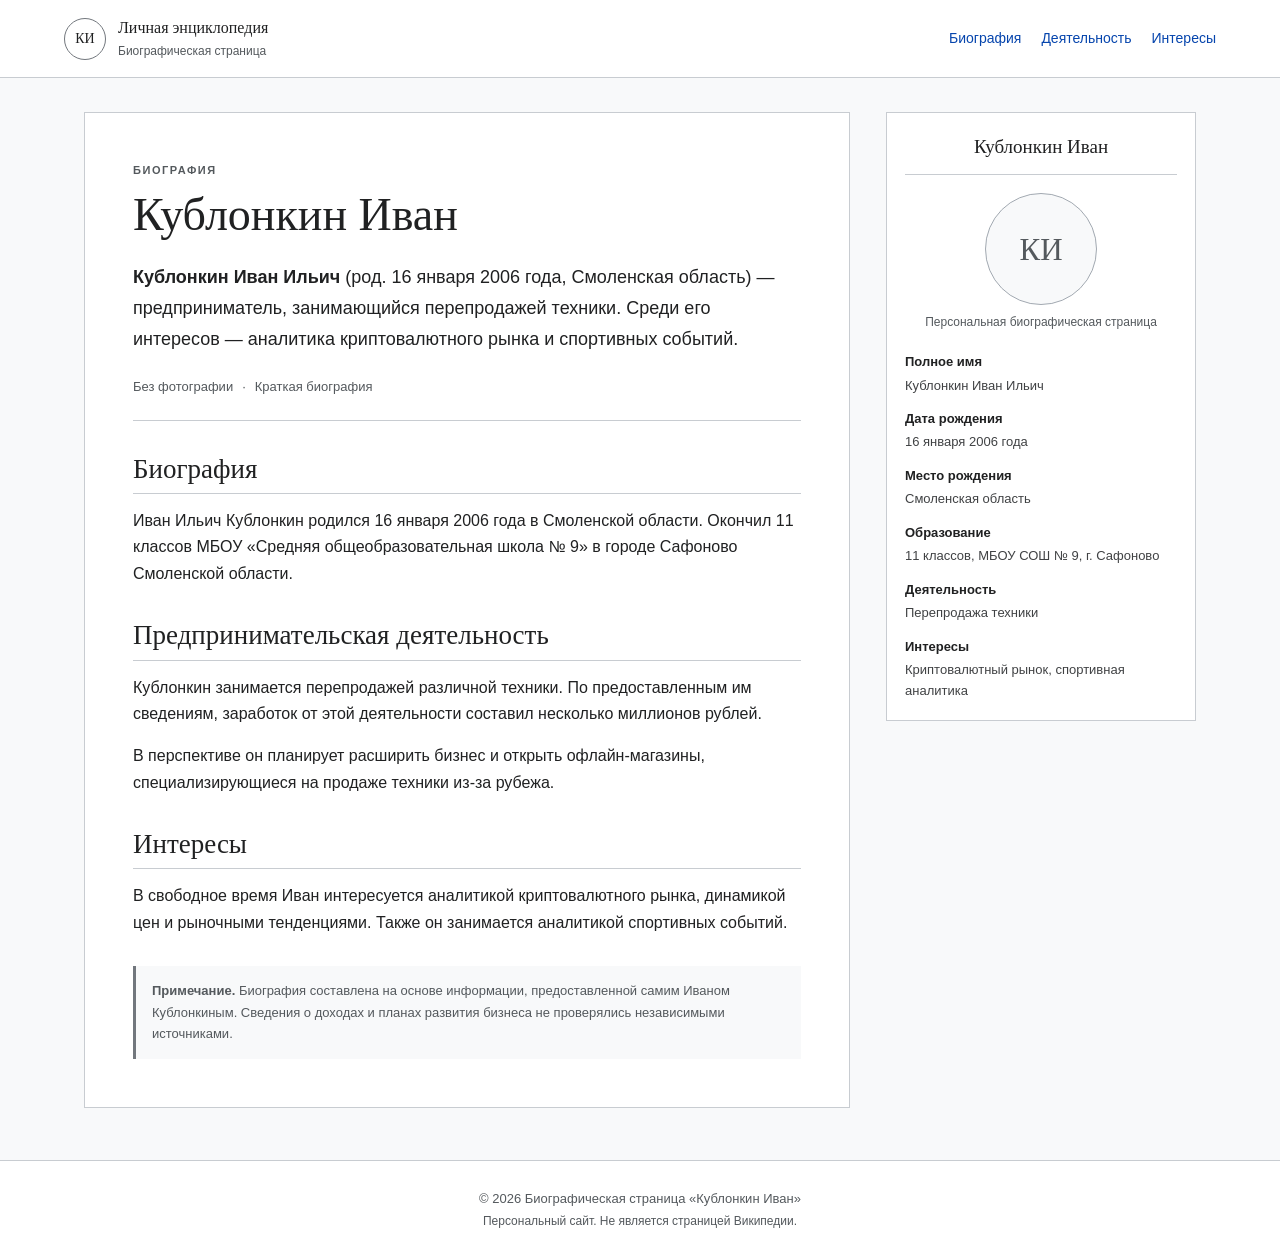
<file: index.html>
<!doctype html>
<html lang="ru">
<head>
  <meta charset="utf-8">
  <meta name="viewport" content="width=device-width, initial-scale=1">
  <meta name="description" content="Биография Ивана Ильича Кублонкина: образование, предпринимательская деятельность и интересы.">
  <meta name="robots" content="index, follow">
  <meta name="author" content="Иван Ильич Кублонкин">
  <meta property="og:type" content="website">
  <meta property="og:title" content="Кублонкин Иван — биография">
  <meta property="og:description" content="Краткая биография, предпринимательская деятельность и интересы Ивана Ильича Кублонкина.">
  <title>Кублонкин Иван — биография</title>
  <link rel="stylesheet" href="style.css">
  <link rel="canonical" href="https://YOUR-DOMAIN.example/">
</head>
<body>
  <header class="topbar">
    <a class="brand" href="#top" aria-label="На главную">
      <span class="brand-mark">КИ</span>
      <span><strong>Личная энциклопедия</strong><small>Биографическая страница</small></span>
    </a>
    <nav aria-label="Основная навигация">
      <a href="#biography">Биография</a>
      <a href="#business">Деятельность</a>
      <a href="#interests">Интересы</a>
    </nav>
  </header>

  <main id="top" class="layout">
    <article class="article">
      <div class="eyebrow">БИОГРАФИЯ</div>
      <h1>Кублонкин Иван</h1>
      <p class="lead"><strong>Кублонкин Иван Ильич</strong> (род. 16 января 2006 года, Смоленская область) — предприниматель, занимающийся перепродажей техники. Среди его интересов — аналитика криптовалютного рынка и спортивных событий.</p>

      <div class="article-meta">
        <span>Без фотографии</span><span aria-hidden="true">·</span><span>Краткая биография</span>
      </div>

      <hr>

      <section id="biography">
        <h2>Биография</h2>
        <p>Иван Ильич Кублонкин родился 16 января 2006 года в Смоленской области. Окончил 11 классов МБОУ «Средняя общеобразовательная школа № 9» в городе Сафоново Смоленской области.</p>
      </section>

      <section id="business">
        <h2>Предпринимательская деятельность</h2>
        <p>Кублонкин занимается перепродажей различной техники. По предоставленным им сведениям, заработок от этой деятельности составил несколько миллионов рублей.</p>
        <p>В перспективе он планирует расширить бизнес и открыть офлайн-магазины, специализирующиеся на продаже техники из-за рубежа.</p>
      </section>

      <section id="interests">
        <h2>Интересы</h2>
        <p>В свободное время Иван интересуется аналитикой криптовалютного рынка, динамикой цен и рыночными тенденциями. Также он занимается аналитикой спортивных событий.</p>
      </section>

      <aside class="note">
        <strong>Примечание.</strong> Биография составлена на основе информации, предоставленной самим Иваном Кублонкиным. Сведения о доходах и планах развития бизнеса не проверялись независимыми источниками.
      </aside>
    </article>

    <aside class="sidebar">
      <div class="side-card">
        <div class="side-card-title">Кублонкин Иван</div>
        <div class="monogram" aria-hidden="true">КИ</div>
        <p class="caption">Персональная биографическая страница</p>
        <dl>
          <dt>Полное имя</dt><dd>Кублонкин Иван Ильич</dd>
          <dt>Дата рождения</dt><dd>16 января 2006 года</dd>
          <dt>Место рождения</dt><dd>Смоленская область</dd>
          <dt>Образование</dt><dd>11 классов, МБОУ СОШ № 9, г. Сафоново</dd>
          <dt>Деятельность</dt><dd>Перепродажа техники</dd>
          <dt>Интересы</dt><dd>Криптовалютный рынок, спортивная аналитика</dd>
        </dl>
      </div>
    </aside>
  </main>

  <footer>
    <p>© <span id="year"></span> Биографическая страница «Кублонкин Иван»</p>
    <p class="footer-small">Персональный сайт. Не является страницей Википедии.</p>
  </footer>
  <script>document.getElementById('year').textContent = new Date().getFullYear();</script>
</body>
</html>
</file>
<file: style.css>
* { box-sizing: border-box; }
:root {
  --ink: #202122;
  --muted: #54595d;
  --line: #a7d7f9;
  --link: #0645ad;
  --paper: #fff;
  --canvas: #f8f9fa;
  --border: #c8ccd1;
}
html { scroll-behavior: smooth; }
body {
  margin: 0;
  color: var(--ink);
  background: var(--canvas);
  font-family: -apple-system, BlinkMacSystemFont, "Segoe UI", Roboto, Arial, sans-serif;
  font-size: 16px;
  line-height: 1.65;
}
a { color: var(--link); text-decoration: none; }
a:hover { text-decoration: underline; }
.topbar {
  min-height: 78px; padding: 14px clamp(18px, 5vw, 72px);
  display: flex; align-items: center; justify-content: space-between; gap: 24px;
  background: var(--paper); border-bottom: 1px solid var(--border);
}
.brand { display: flex; align-items: center; gap: 12px; color: var(--ink); }
.brand:hover { text-decoration: none; }
.brand-mark {
  width: 42px; height: 42px; border: 1px solid #72777d; border-radius: 50%;
  display: grid; place-items: center; font-family: Georgia, serif; font-size: 14px;
}
.brand strong, .brand small { display: block; }
.brand strong { font-family: Georgia, serif; font-size: 16px; font-weight: 500; }
.brand small { color: var(--muted); font-size: 12px; }
nav { display: flex; flex-wrap: wrap; gap: 20px; font-size: 14px; }
.layout {
  max-width: 1160px; margin: 34px auto 52px; padding: 0 24px;
  display: grid; grid-template-columns: minmax(0, 1fr) 310px; gap: 36px;
  align-items: start;
}
.article { background: var(--paper); border: 1px solid var(--border); padding: clamp(24px, 4vw, 48px); min-width: 0; }
.eyebrow { color: var(--muted); letter-spacing: .14em; font-size: 11px; font-weight: 700; }
h1, h2 { font-family: Georgia, "Times New Roman", serif; font-weight: 500; line-height: 1.2; }
h1 { font-size: clamp(34px, 4vw, 46px); margin: 8px 0 20px; }
h2 { font-size: 27px; border-bottom: 1px solid var(--border); padding-bottom: 8px; margin: 32px 0 14px; }
p { margin: 0 0 16px; }
.lead { font-size: 18px; line-height: 1.7; }
.article-meta { display: flex; gap: 9px; color: var(--muted); font-size: 13px; margin: 22px 0; }
hr { border: 0; border-top: 1px solid var(--border); margin: 22px 0 28px; }
.note { margin-top: 30px; padding: 14px 16px; border-left: 3px solid #72777d; background: #f8f9fa; color: #54595d; font-size: 13px; }
.sidebar { position: sticky; top: 18px; }
.side-card { background: var(--paper); border: 1px solid var(--border); padding: 18px; }
.side-card-title { text-align: center; font-family: Georgia, serif; font-size: 19px; padding-bottom: 12px; border-bottom: 1px solid var(--border); }
.monogram {
  width: 112px; height: 112px; margin: 18px auto 8px; border: 1px solid #a2a9b1;
  border-radius: 50%; display: grid; place-items: center; color: #54595d;
  font-family: Georgia, serif; font-size: 31px; background: #f8f9fa;
}
.caption { text-align: center; font-size: 12px; color: var(--muted); }
dl { margin: 18px 0 0; font-size: 13px; }
dt { font-weight: 700; margin-top: 12px; }
dd { margin: 2px 0 0; color: #404244; }
footer { border-top: 1px solid var(--border); background: var(--paper); padding: 24px; text-align: center; color: var(--muted); font-size: 13px; }
footer p { margin: 3px; }
.footer-small { font-size: 12px; }
@media (max-width: 800px) {
  .topbar { align-items: flex-start; flex-direction: column; }
  nav { gap: 14px; }
  .layout { grid-template-columns: 1fr; margin-top: 18px; padding: 0 12px; gap: 18px; }
  .sidebar { position: static; }
  .article { padding: 24px 20px; }
}
</file>
